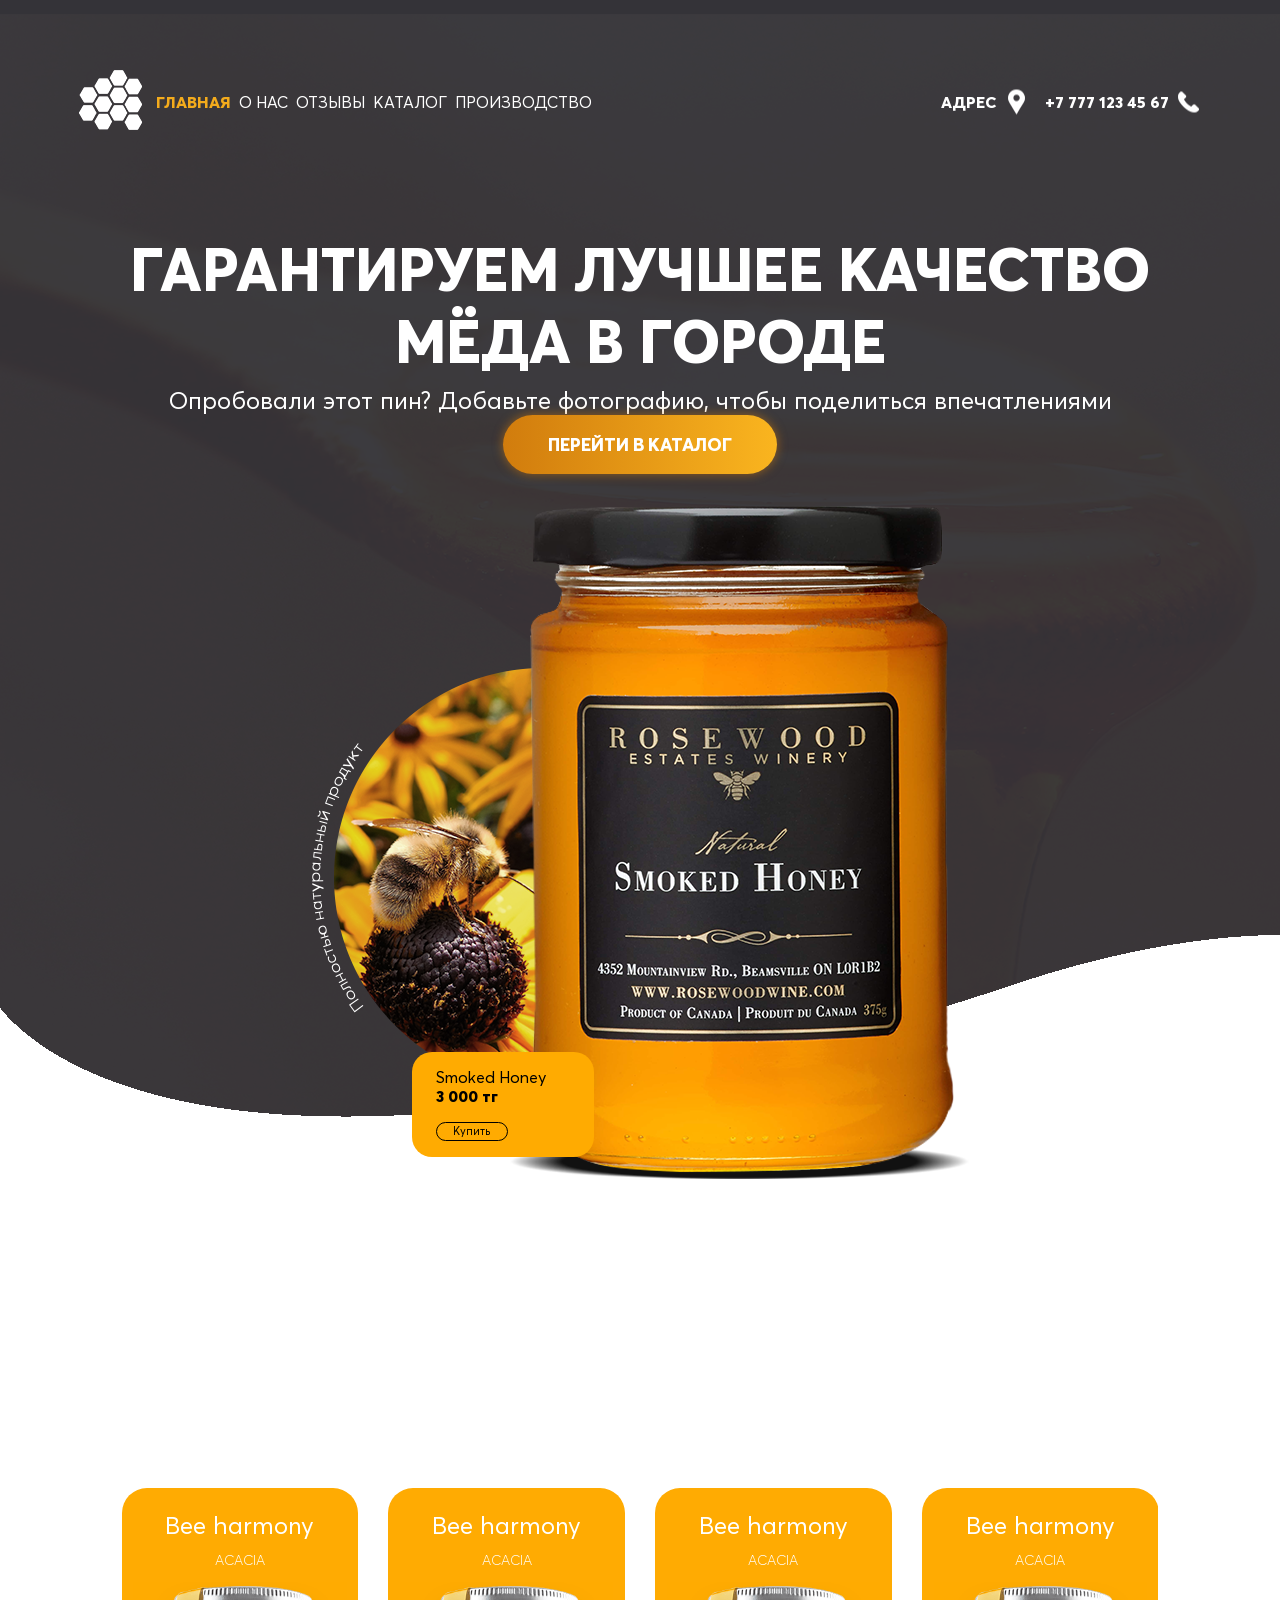
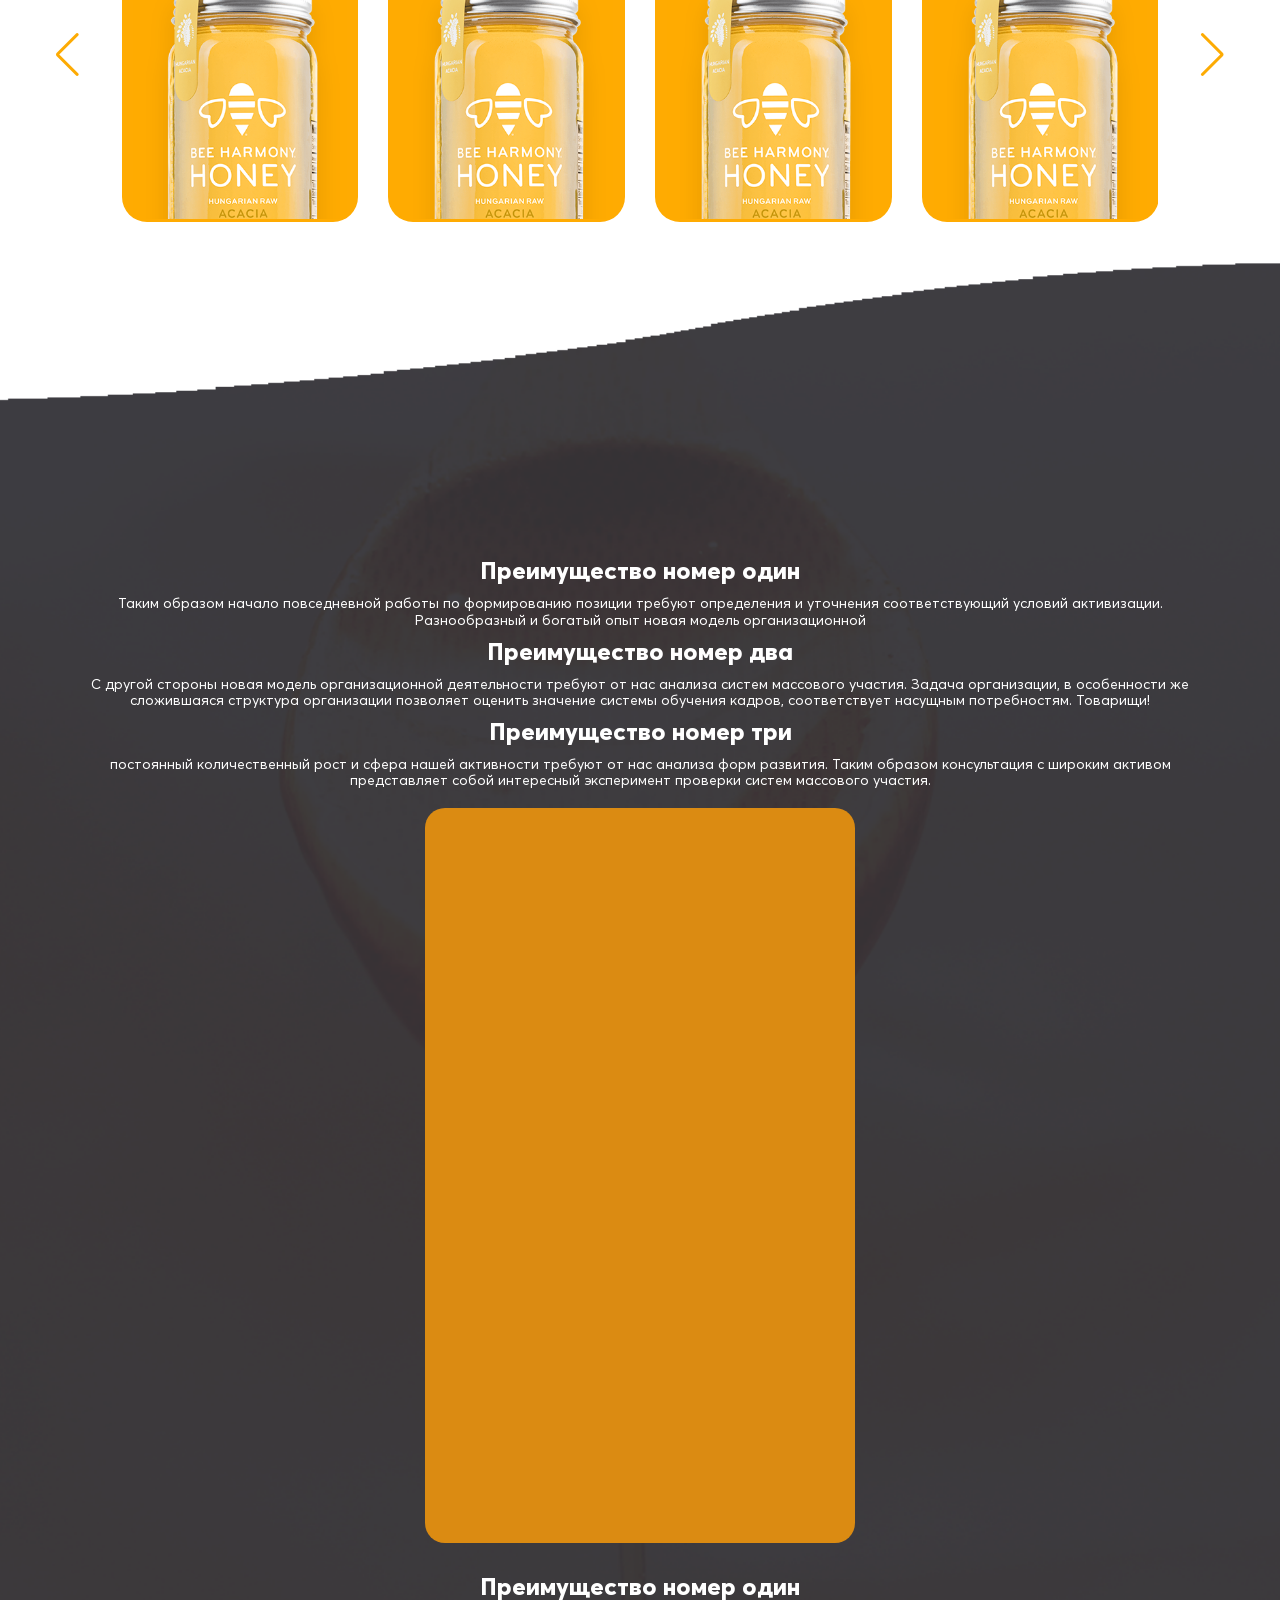
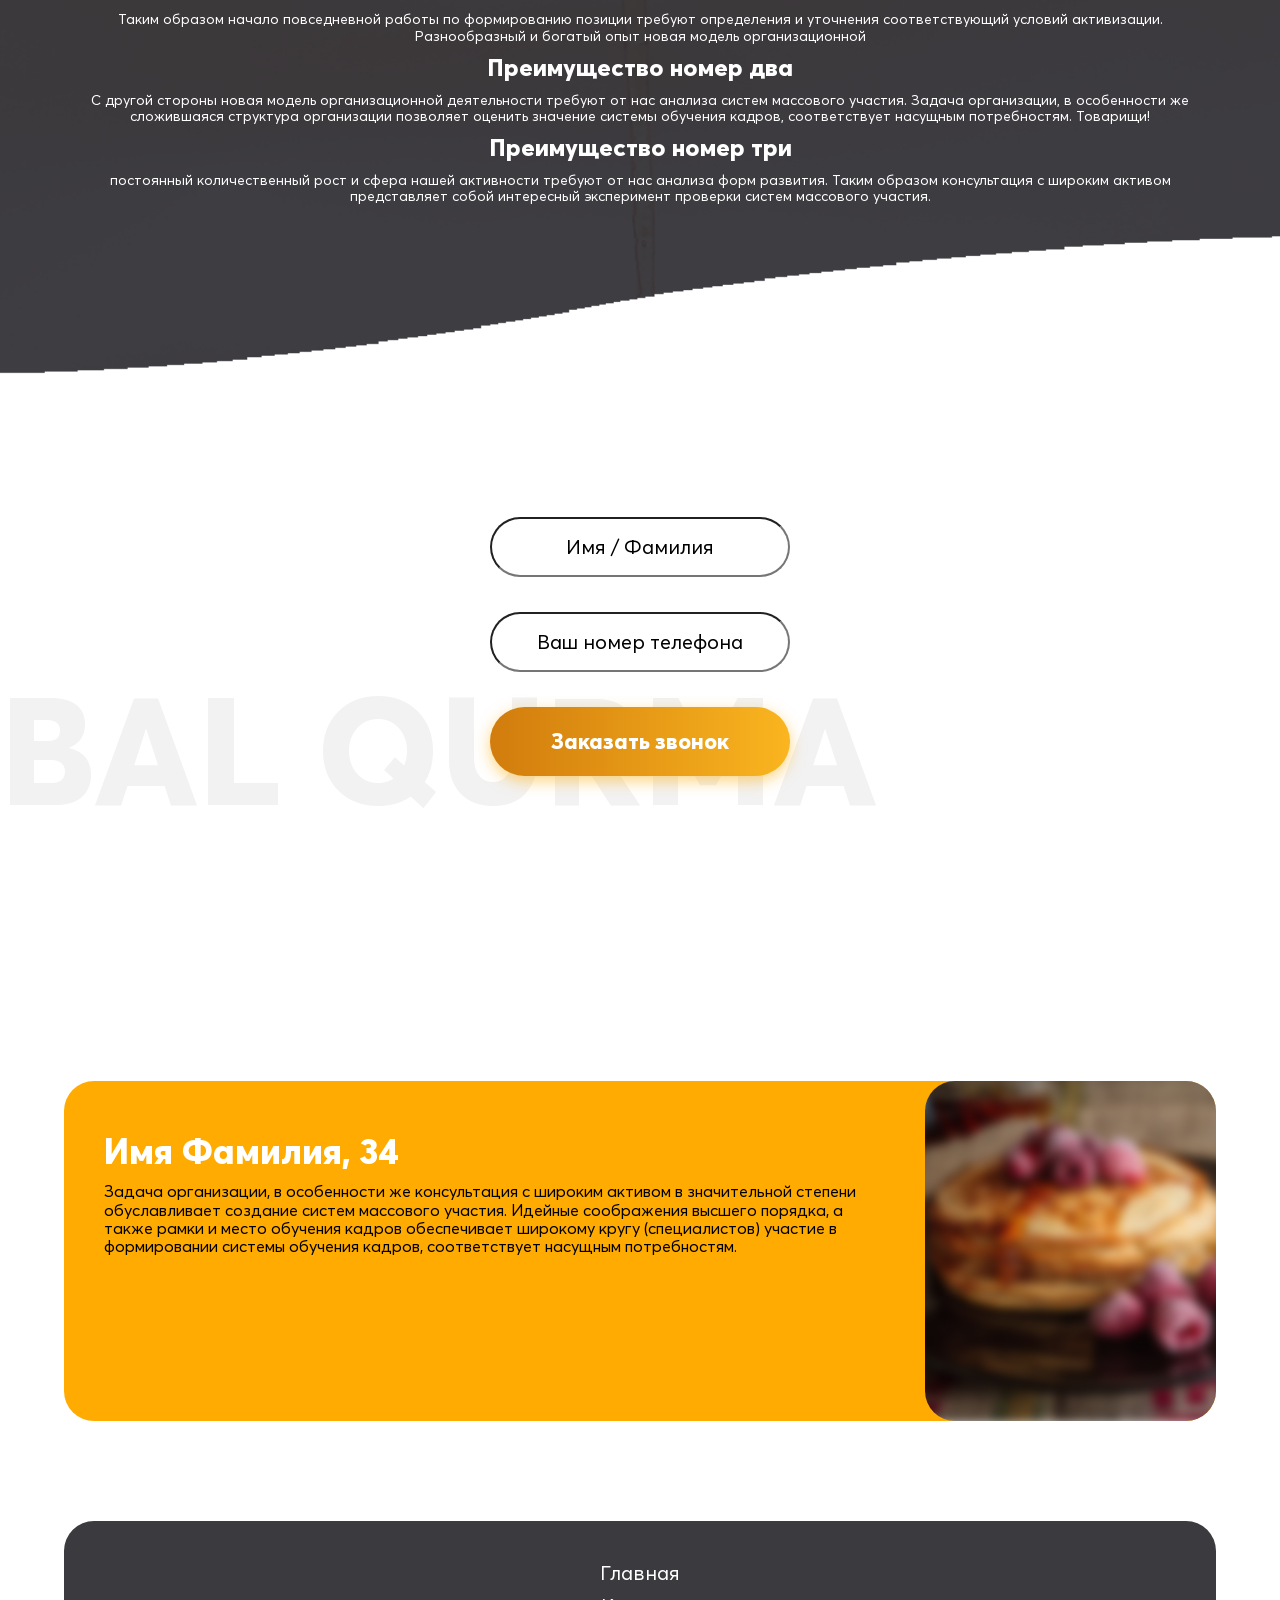
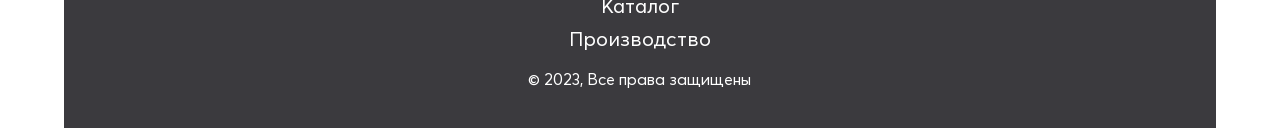
<file: index.html>
<!DOCTYPE html>
<html lang="en">
  <head>
    <meta charset="UTF-8" />
    <meta name="viewport" content="width=device-width, initial-scale=1.0" />
    <meta http-equiv="X-UA-Compatible" content="ie=edge" />
    <link rel="stylesheet" href="css/libs.css" />
    <link rel="stylesheet" href="css/style.css" />
    <title>Balqurma</title>
  </head>
  <body>
    <header class="header">
      <div class="container">
        <div class="header__top" data-aos="fade-down">
          <button class="header__burger"></button>
          <div class="logo">
            <a href="index.html"><img src="images/logo.png" alt="logo" /></a>
          </div>
          <nav class="header__nav">
            <ul class="header__nav-items">
              <li class="header__nav-item">
                <a href="#" class="header__nav-item-link">ГЛАВНАЯ</a>
              </li>
              <li class="header__nav-item">
                 <a href="#about" class="header__nav-item-link">О НАС</a>
               </li>
               <li class="header__nav-item">
                  <a href="#reviews" class="header__nav-item-link">ОТЗЫВЫ</a>
               </li>
               <li class="header__nav-item">
                 <a href="./catalog.html" class="header__nav-item-link">КАТАЛОГ</a>
               </li>
              <li class="header__nav-item">
                <a href="./production.html" class="header__nav-item-link">ПРОИЗВОДСТВО</a>
              </li>
            </ul>
          </nav>
          <div class="header__contacts">
            <address class="header__address">АДРЕС</address>
            <a href="tel:+77771234567" class="header__phone"
              >+7 777 123 45 67</a
            >
          </div>
        </div>
        <!-- /Header top -->
        <div class="header__main" data-aos="zoom-in">
          <div class="header__main-content">
            <h1 class="header__title">
              ГАРАНТИРУЕМ ЛУЧШЕЕ КАЧЕСТВО МЁДА В ГОРОДЕ
            </h1>
            <p class="header__subtitle">
              Опробовали этот пин? Добавьте фотографию, чтобы поделиться
              впечатлениями
            </p>
            <a class="button header__button" href="./catalog.html"
              >ПЕРЕЙТИ В КАТАЛОГ</a
            >
          </div>
          <div class="header__main-img">
            <img src="images/header/bottle.png" alt="" />
            <div class="header__main-img__about">
              <div class="header__main-img__about-title">Smoked Honey</div>
              <div class="header__main-img__about-cost">3 000 тг</div>
              <button class="secondary-button header__main-img__about-button">
                Купить
              </button>
            </div>
          </div>
        </div>
      </div>
    </header>
    <!-- WRITE CODE HERE -->
    <main class="main">
      <section class="product" id="product">
        <div class="container">
          <h2 class="title product__title" data-aos="fade-down">
            НАША ПРОДУКЦИЯ
          </h2>
          <p class="subtitle product__subtitle" data-aos="fade-up">
            Лучшее из новых на данный момент
          </p>
          <div class="product__slider">
            <div class="swiper-container slider1">
              <div class="swiper-wrapper">
                <div class="swiper-slide">
                  <div class="swiper-slide-title">Bee harmony</div>
                  <div class="swiper-slide-subtitle">ACACIA</div>
                  <div class="swiper-slide-img">
                    <img src="images/product/product.png" alt="" />
                  </div>
                  <button class="secondary-button swiper-slide-button">
                    Подробнее
                  </button>
                </div>
                <div class="swiper-slide">
                  <div class="swiper-slide-title">Bee harmony</div>
                  <div class="swiper-slide-subtitle">ACACIA</div>
                  <div class="swiper-slide-img">
                    <img src="images/product/product.png" alt="" />
                  </div>
                  <button class="secondary-button swiper-slide-button">
                    Подробнее
                  </button>
                </div>
                <div class="swiper-slide">
                  <div class="swiper-slide-title">Bee harmony</div>
                  <div class="swiper-slide-subtitle">ACACIA</div>
                  <div class="swiper-slide-img">
                    <img src="images/product/product.png" alt="" />
                  </div>
                  <button class="secondary-button swiper-slide-button">
                    Подробнее
                  </button>
                </div>
                <div class="swiper-slide">
                  <div class="swiper-slide-title">Bee harmony</div>
                  <div class="swiper-slide-subtitle">ACACIA</div>
                  <div class="swiper-slide-img">
                    <img src="images/product/product.png" alt="" />
                  </div>
                  <button class="secondary-button swiper-slide-button">
                    Подробнее
                  </button>
                </div>
              </div>
            </div>
            <div class="swiper-button-prev"></div>
            <div class="swiper-button-next"></div>
          </div>
        </div>
      </section>
      <section class="about" id="about">
        <div class="container">
          <h2 class="title about__title" data-aos="fade-down">
            Почему выбирают наш мёд?
          </h2>
          <p class="subtitle about__subtitle" data-aos="fade-up">
            Выводы сделаны исходя из отзывов наших покупателей
          </p>
          <div class="about__honey">
            <div class="about__honey-text">
              <div class="about__honey-text__wrapper">
                <h3 class="about__honey-text__title">
                  Преимущество номер один
                </h3>
                <p class="about__honey-text__paragraph">
                  Таким образом начало повседневной работы по формированию
                  позиции требуют определения и уточнения соответствующий
                  условий активизации. Разнообразный и богатый опыт новая модель
                  организационной
                </p>
              </div>
              <div class="about__honey-text__wrapper">
                <h3 class="about__honey-text__title">Преимущество номер два</h3>
                <p class="about__honey-text__paragraph">
                  С другой стороны новая модель организационной деятельности
                  требуют от нас анализа систем массового участия. Задача
                  организации, в особенности же сложившаяся структура
                  организации позволяет оценить значение системы обучения
                  кадров, соответствует насущным потребностям. Товарищи!
                </p>
              </div>
              <div class="about__honey-text__wrapper">
                <h3 class="about__honey-text__title">Преимущество номер три</h3>
                <p class="about__honey-text__paragraph">
                  постоянный количественный рост и сфера нашей активности
                  требуют от нас анализа форм развития. Таким образом
                  консультация с широким активом представляет собой интересный
                  эксперимент проверки систем массового участия.
                </p>
              </div>
            </div>
            <div class="about__honey-img">
              <img
                src="images/about/honey.png"
                alt=""
                class="about__honey-img__item"
                data-aos="zoom-in"
                data-aos-offset="300"
              />
            </div>
            <div class="about__honey-text">
              <div class="about__honey-text__wrapper">
                <h3 class="about__honey-text__title">
                  Преимущество номер один
                </h3>
                <p class="about__honey-text__paragraph">
                  Таким образом начало повседневной работы по формированию
                  позиции требуют определения и уточнения соответствующий
                  условий активизации. Разнообразный и богатый опыт новая модель
                  организационной
                </p>
              </div>
              <div class="about__honey-text__wrapper">
                <h3 class="about__honey-text__title">Преимущество номер два</h3>
                <p class="about__honey-text__paragraph">
                  С другой стороны новая модель организационной деятельности
                  требуют от нас анализа систем массового участия. Задача
                  организации, в особенности же сложившаяся структура
                  организации позволяет оценить значение системы обучения
                  кадров, соответствует насущным потребностям. Товарищи!
                </p>
              </div>
              <div class="about__honey-text__wrapper">
                <h3 class="about__honey-text__title">Преимущество номер три</h3>
                <p class="about__honey-text__paragraph">
                  постоянный количественный рост и сфера нашей активности
                  требуют от нас анализа форм развития. Таким образом
                  консультация с широким активом представляет собой интересный
                  эксперимент проверки систем массового участия.
                </p>
              </div>
            </div>
          </div>
        </div>
      </section>

      <section class="contact">
        <div class="contact__wrapper">
          <h2 class="title contact__title" data-aos="fade-down">
            Свяжитесь с нами!
          </h2>
          <p class="subtitle contact__subtitle" data-aos="fade-up">
            Чтобы подробнее узнать о товаре звоните по номеру
            <span>+7 777 777 77 77</span> или заполните форму и наш менеджер
            предоставит информационную поддержку на всех этапах покупки
          </p>
          <form action="#">
            <input
              class="contact__input"
              type="text"
              placeholder="Имя / Фамилия"
            />
            <input
              class="contact__input phone"
              type="tel"
              placeholder="Ваш номер телефона"
            />
            <button class="button contact__submit">Заказать звонок</button>
          </form>
        </div>
        <div class="contact__img">
          <img src="images/contact/pancake.png" alt="" />
        </div>
      </section>
      <section class="reviews" id="reviews">
        <div class="container">
          <h2 class="title reviews__title" data-aos="fade-down">
            Отзывы наших клиентов
          </h2>
          <div class="swiper-container slider2">
            <div class="swiper-wrapper">
              <div class="swiper-slide">
                <div class="swiper-slide__wrapper">
                  <h3 class="swiper-slide__title">Имя Фамилия, 34</h3>
                  <p class="swiper-slide__text">
                    Задача организации, в особенности же консультация с широким
                    активом в значительной степени обуславливает создание систем
                    массового участия. Идейные соображения высшего порядка, а
                    также рамки и место обучения кадров обеспечивает широкому
                    кругу (специалистов) участие в формировании системы обучения
                    кадров, соответствует насущным потребностям.
                  </p>
                </div>
                <img
                  class="swiper-slide__img"
                  src="images/review/review.jpg"
                  alt=""
                />
              </div>
              <div class="swiper-slide">
                <div class="swiper-slide__wrapper">
                  <h3 class="swiper-slide__title">Имя Фамилия, 34</h3>
                  <p class="swiper-slide__text">
                    Задача организации, в особенности же консультация с широким
                    активом в значительной степени обуславливает создание систем
                    массового участия. Идейные соображения высшего порядка, а
                    также рамки и место обучения кадров обеспечивает широкому
                    кругу (специалистов) участие в формировании системы обучения
                    кадров, соответствует насущным потребностям.
                  </p>
                </div>
                <img
                  class="swiper-slide__img"
                  src="images/review/review.jpg"
                  alt=""
                />
              </div>
              <div class="swiper-slide">
                <div class="swiper-slide__wrapper">
                  <h3 class="swiper-slide__title">Имя Фамилия, 34</h3>
                  <p class="swiper-slide__text">
                    Задача организации, в особенности же консультация с широким
                    активом в значительной степени обуславливает создание систем
                    массового участия. Идейные соображения высшего порядка, а
                    также рамки и место обучения кадров обеспечивает широкому
                    кругу (специалистов) участие в формировании системы обучения
                    кадров, соответствует насущным потребностям.
                  </p>
                </div>
                <img
                  class="swiper-slide__img"
                  src="images/review/review.jpg"
                  alt=""
                />
              </div>
              <div class="swiper-slide">
                <div class="swiper-slide__wrapper">
                  <h3 class="swiper-slide__title">Имя Фамилия, 34</h3>
                  <p class="swiper-slide__text">
                    Задача организации, в особенности же консультация с широким
                    активом в значительной степени обуславливает создание систем
                    массового участия. Идейные соображения высшего порядка, а
                    также рамки и место обучения кадров обеспечивает широкому
                    кругу (специалистов) участие в формировании системы обучения
                    кадров, соответствует насущным потребностям.
                  </p>
                </div>
                <img
                  class="swiper-slide__img"
                  src="images/review/review.jpg"
                  alt=""
                />
              </div>
            </div>
          </div>
        </div>
      </section>
    </main>
    <footer class="footer">
      <div class="container">
         <ul class="footer__list">
            <li class="footer__list-item"><a href="index.html">Главная</a></li>
            <li class="footer__list-item"><a href="catalog.html">Каталог</a></li>
            <li class="footer__list-item"><a href="production.html">Производство</a></li>
         </ul>
         <div class="footer__wrapper">
            <p>&copy; 2023, Все права защищены</p>
         </div>
      </div>
    </footer>
    <script src="js/libs.min.js"></script>
    <script src="js/main.min.js"></script>
  </body>
</html>
</file>
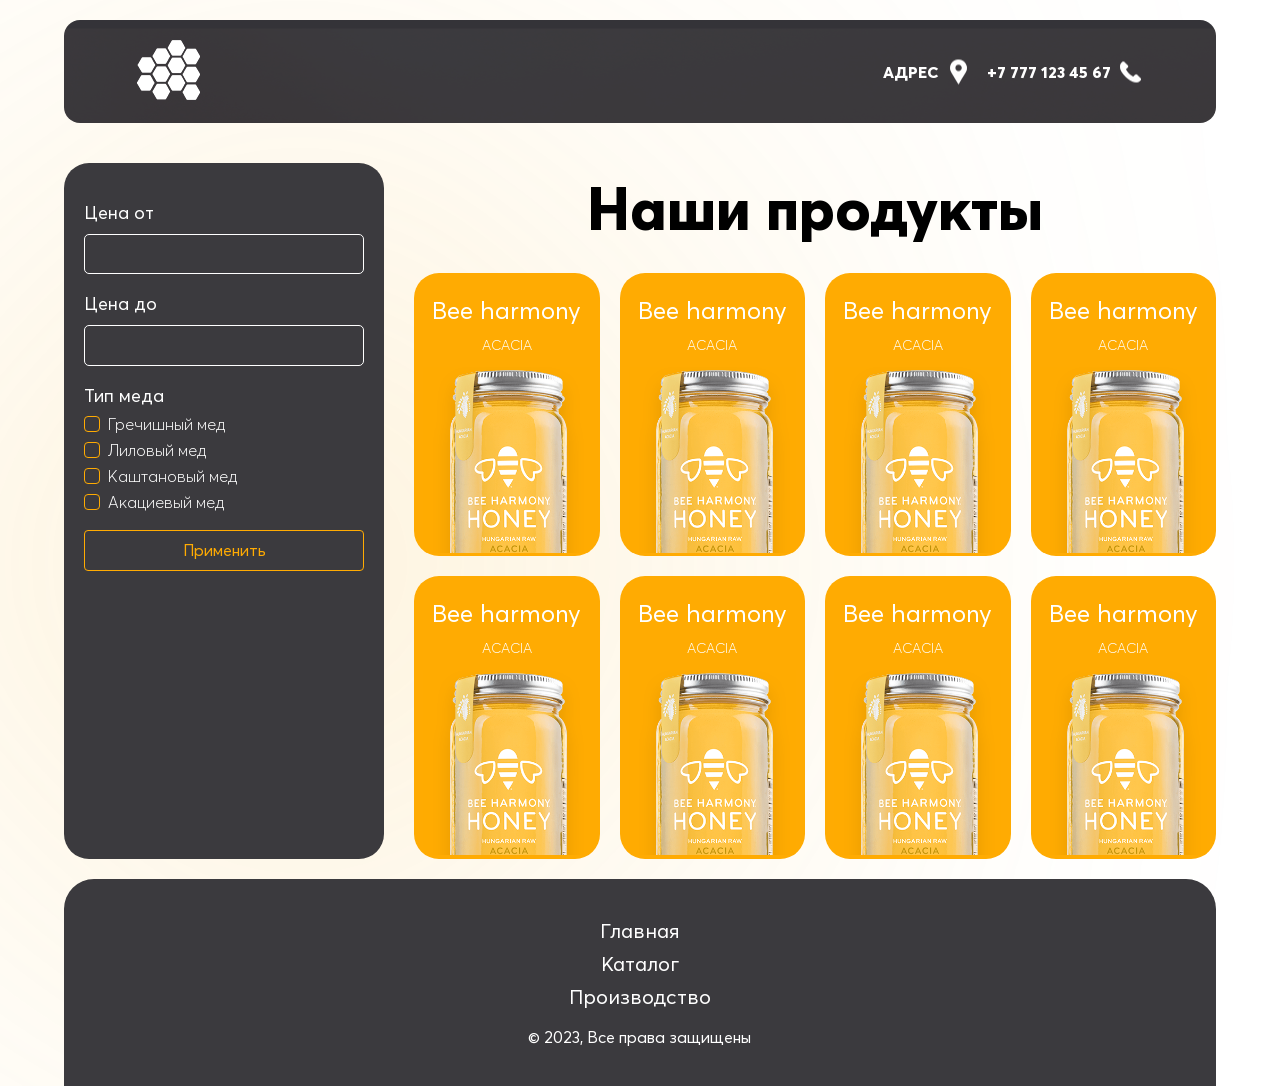
<file: catalog.html>
<!DOCTYPE html>
<html lang="en">
  <head>
    <meta charset="UTF-8" />
    <meta http-equiv="X-UA-Compatible" content="IE=edge" />
    <meta name="viewport" content="width=device-width, initial-scale=1.0" />
    <title>Каталог</title>
    <link rel="stylesheet" href="css/libs.css" />
    <link rel="stylesheet" href="css/catalog.css" />
  </head>
  <body>
    <header class="header">
      <div class="container">
        <div class="header__top">
          <button class="header__burger"></button>
          <div class="logo">
            <a href="index.html"><img src="images/logo.png" alt="logo" /></a>
          </div>

          <div class="header__contacts">
            <address class="header__address">АДРЕС</address>
            <a href="tel:+77771234567" class="header__phone"
              >+7 777 123 45 67</a
            >
          </div>
        </div>
      </div>
    </header>
    <main class="main">
      <section class="catalog">
        <div class="container">
          <div class="catalog__wrapper">
            <h2 class="title catalog__title mobile">
              Наши продукты
            </h2>
            <div class="catalog__menu">
              <h3 class="catalog__menu-title">Цена от</h3>
              <input class="catalog__menu-input" type="number" />
              <h3 class="catalog__menu-title">Цена до</h3>
              <input class="catalog__menu-input" type="number" />
              <h3 class="catalog__menu-title">Тип меда</h3>
              <label class="radio catalog__menu-wrapper">
                <input name="type" type="checkbox" />
                <span>Гречишный мед</span>
              </label>
              <label class="radio catalog__menu-wrapper">
                <input name="type" type="checkbox" />
                <span>Лиловый мед</span>
              </label>
              <label class="radio catalog__menu-wrapper">
                <input name="type" type="checkbox" />
                <span>Каштановый мед</span>
              </label>
              <label class="radio catalog__menu-wrapper">
                <input name="type" type="checkbox" />
                <span>Акациевый мед</span>
              </label>
              <button class="catalog__menu-submit">Применить</button>
            </div>
            <div class="catalog__wrapper-list">
              <h2 class="title catalog__title">Наши продукты</h2>
              <ul class="catalog__list">
                <li class="item">
                  <div class="item__title">Bee harmony</div>
                  <div class="item__subtitle">ACACIA</div>
                  <div class="item__img">
                    <img src="images/product/product.png" alt="" />
                  </div>
                  <button class="secondary-button item__button">
                    Подробнее
                  </button>
                </li>
                <li class="item">
                  <div class="item__title">Bee harmony</div>
                  <div class="item__subtitle">ACACIA</div>
                  <div class="item__img">
                    <img src="images/product/product.png" alt="" />
                  </div>
                  <button class="secondary-button item__button">
                    Подробнее
                  </button>
                </li>
                <li class="item">
                  <div class="item__title">Bee harmony</div>
                  <div class="item__subtitle">ACACIA</div>
                  <div class="item__img">
                    <img src="images/product/product.png" alt="" />
                  </div>
                  <button class="secondary-button item__button">
                    Подробнее
                  </button>
                </li>
                <li class="item">
                  <div class="item__title">Bee harmony</div>
                  <div class="item__subtitle">ACACIA</div>
                  <div class="item__img">
                    <img src="images/product/product.png" alt="" />
                  </div>
                  <button class="secondary-button item__button">
                    Подробнее
                  </button>
                </li>
                <li class="item">
                  <div class="item__title">Bee harmony</div>
                  <div class="item__subtitle">ACACIA</div>
                  <div class="item__img">
                    <img src="images/product/product.png" alt="" />
                  </div>
                  <button class="secondary-button item__button">
                    Подробнее
                  </button>
                </li>
                <li class="item">
                  <div class="item__title">Bee harmony</div>
                  <div class="item__subtitle">ACACIA</div>
                  <div class="item__img">
                    <img src="images/product/product.png" alt="" />
                  </div>
                  <button class="secondary-button item__button">
                    Подробнее
                  </button>
                </li>
                <li class="item">
                  <div class="item__title">Bee harmony</div>
                  <div class="item__subtitle">ACACIA</div>
                  <div class="item__img">
                    <img src="images/product/product.png" alt="" />
                  </div>
                  <button class="secondary-button item__button">
                    Подробнее
                  </button>
                </li>
                <li class="item">
                  <div class="item__title">Bee harmony</div>
                  <div class="item__subtitle">ACACIA</div>
                  <div class="item__img">
                    <img src="images/product/product.png" alt="" />
                  </div>
                  <button class="secondary-button item__button">
                    Подробнее
                  </button>
                </li>
              </ul>
            </div>
          </div>
        </div>
      </section>
    </main>
     <footer class="footer">
      <div class="container">
         <ul class="footer__list">
            <li class="footer__list-item"><a href="index.html">Главная</a></li>
            <li class="footer__list-item"><a href="catalog.html">Каталог</a></li>
            <li class="footer__list-item"><a href="production.html">Производство</a></li>
         </ul>
         <div class="footer__wrapper">
            <p>&copy; 2023, Все права защищены</p>
         </div>
      </div>
    </footer>
  </body>
</html>
</file>
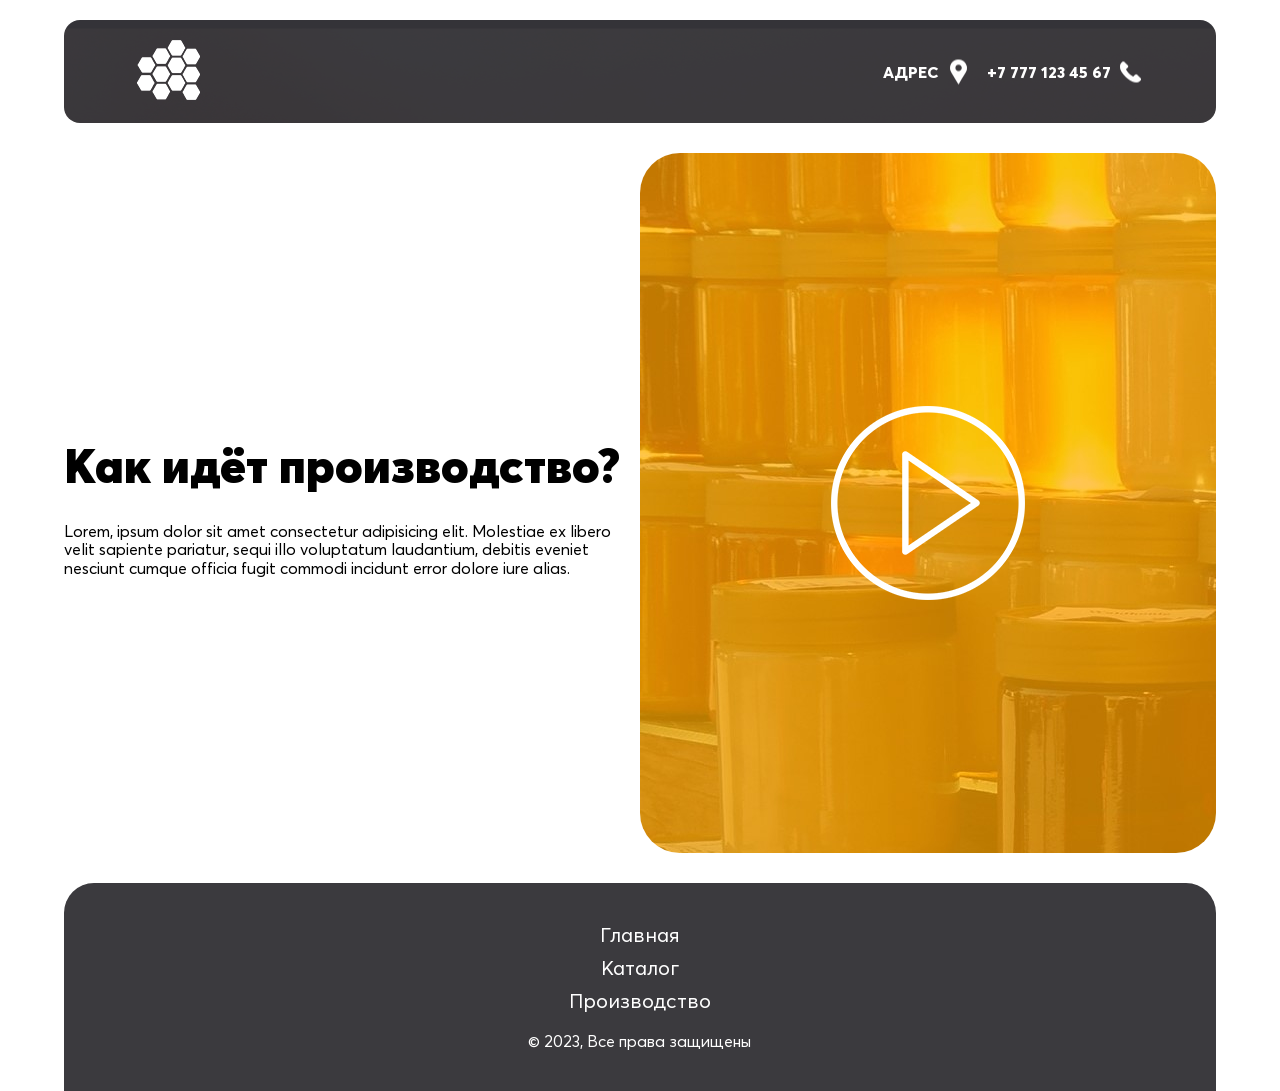
<file: production.html>
<!DOCTYPE html>
<html lang="en">
  <head>
    <meta charset="UTF-8" />
    <meta http-equiv="X-UA-Compatible" content="IE=edge" />
    <meta name="viewport" content="width=device-width, initial-scale=1.0" />
    <link rel="stylesheet" href="css/libs.css" />
    <link rel="stylesheet" href="css/production.css" />
    <title>Производство</title>
  </head>
  <body>
    <header class="header">
      <div class="container">
        <div class="header__top">
          <button class="header__burger"></button>
          <div class="logo">
            <a href="index.html"><img src="images/logo.png" alt="logo" /></a>
          </div>

          <div class="header__contacts">
            <address class="header__address">АДРЕС</address>
            <a href="tel:+77771234567" class="header__phone"
              >+7 777 123 45 67</a
            >
          </div>
        </div>
      </div>
    </header>
    <section class="production">
      <div class="container">
        <div class="production__wrapper">
          <div class="production__content">
            <h2 class="title production__title">Как идёт производство?</h2>
            <p class="production__descr">
              Lorem, ipsum dolor sit amet consectetur adipisicing elit.
              Molestiae ex libero velit sapiente pariatur, sequi illo voluptatum
              laudantium, debitis eveniet nesciunt cumque officia fugit commodi
              incidunt error dolore iure alias.
            </p>
          </div>
          <a
            class="production__play"
            href="https://www.youtube.com/watch?v=hbfiJHW-LP4&ab_channel=DiscoveryUK"
            target="
                 "
          >
            <img src="images/production/play.png" alt="" />
          </a>
        </div>
      </div>
    </section>
     <footer class="footer">
      <div class="container">
         <ul class="footer__list">
            <li class="footer__list-item"><a href="index.html">Главная</a></li>
            <li class="footer__list-item"><a href="catalog.html">Каталог</a></li>
            <li class="footer__list-item"><a href="production.html">Производство</a></li>
         </ul>
         <div class="footer__wrapper">
            <p>&copy; 2023, Все права защищены</p>
         </div>
      </div>
    </footer>
  </body>
</html>
</file>
<file: css/style.css>
.header {
  font-size: 16px;
  padding-top: 70px;
  background-image: url(../images/header/header-bg.png);
  background-size: cover;
  background-repeat: no-repeat;
  color: #fff;
  min-height: 1311px;
}
.header__top {
  display: flex;
  align-items: center;
  justify-content: space-between;
  padding: 0 15px;
}
.header__burger {
  display: none;
}
.header__nav {
  flex: 0 1 70%;
}
.header__nav-items {
  display: flex;
}
.header__nav-item {
  padding: 0 16px;
}
.header__nav-item:first-child {
  font-weight: 700;
  color: #f3ab1c;
}
.header__contacts {
  display: flex;
  flex: 1 0 20%;
  white-space: nowrap;
}
.header__address,
.header__phone {
  padding: 0 32px 0 16px;
  font-weight: 700;
  position: relative;
}
.header__address::after,
.header__phone::after {
  content: '';
  position: absolute;
  right: 0;
  top: 50%;
  transform: translateY(-50%);
  height: 25px;
  width: 25px;
  background-repeat: no-repeat;
  background-position: center;
}
.header__address::after {
  background-image: url(../images/header/adress.png);
}
.header__phone::after {
  background-image: url(../images/header/phone.png);
  top: 50%;
}
.header__main {
  display: flex;
  align-items: center;
  margin-top: 80px;
}
.header__main-content {
  flex: 1 0 70%;
}
.header__title {
  font-size: calc(30px + 30 * ((100vw - 320px) / 960));
  font-weight: 700;
  line-height: 1.2;
  margin-bottom: 1em;
  position: relative;
  z-index: 99;
}
.header__subtitle {
  font-size: calc(14px + 10 * ((100vw - 320px) / 960));
  margin-bottom: 2em;
  max-width: 476px;
}
.header__button:hover{
  color: #fff;
}
.header__main-img {
  -webkit-box-flex: 0;
  -ms-flex: 0 0 30%;
  flex: 0 0 30%;
  margin-left: -200px;
  position: relative;
}
.header__main-img__about {
  position: absolute;
  bottom: 40px;
  right: -50px;
  background-color: #ffab01;
  border-radius: 20px;
  color: #000;
  padding: 1em 3em 1em 1.5em;
}
.header__main-img__about-cost {
  font-weight: 700;
  margin-bottom: 15px;
}
.header__main-img__about-button {
  border: 1px solid #000;
  font-size: 11px;
  border-radius: 10px;
  padding: 0.2em 1.5em;
}
.product {
  margin-top: -100px;
}
.product.active {
  margin-top: -90px;
}
.product__title {
  margin-bottom: 0.2em;
}
.product__subtitle {
  margin-bottom: 100px;
}
.product__slider {
  position: relative;
}
.product .swiper-container {
  width: 90%;
  margin: 0 auto;
}
.product .swiper-button-next,
.product .swiper-button-prev {
  color: #fdab03;
}
.product .swiper-button-prev {
  left: -10px;
}
.product .swiper-button-next {
  right: -10px;
}
.product .swiper-slide {
  background-color: #ffab02;
  text-align: center;
  position: relative;
  color: #fff;
  border-radius: 25px;
  overflow: hidden;
}
.product .swiper-slide:hover .swiper-slide-button {
  bottom: 15px;
  opacity: 1;
  visibility: visible;
}
.product .swiper-slide-title {
  font-size: calc(14px + 10 * ((100vw - 320px) / 960));
  margin: 1em 0 0.5em;
}
.product .swiper-slide-subtitle {
  font-size: calc(10px + 4 * ((100vw - 320px) / 960));
  font-weight: 100;
  margin-bottom: 1em;
}
.product .swiper-slide-img img {
  width: 90%;
}
.product .swiper-slide-button {
  position: absolute;
  bottom: -50px;
  left: 50%;
  transform: translateX(-50%);
  color: #fff;
  background-color: rgba(252, 194, 66, 0.8);
  font-size: 14px;
  box-shadow: 0 0 74px 57px #fcc346;
  opacity: 0;
  visibility: hidden;
  transition: 0.5s;
}
.product .swiper-slide-button:hover {
  color: rgba(252, 194, 66, 0.8);
  background-color: #fff;
}
.about {
  background-image: url(../images/about/about-bg.png);
  padding: 150px 0;
  color: #fff;
  margin: 80px 0;
  min-height: 1300px;
}
.about__title {
  margin: 0 auto;
  max-width: 55%;
}
.about__subtitle {
  margin-bottom: 3em;
}
.about__honey {
  display: flex;
  justify-content: space-between;
  align-items: stretch;
}
.about__honey-text {
  flex-grow: 1;
  text-align: right;
  display: flex;
  justify-content: space-between;
  flex-direction: column;
  padding: 50px 0;
}
.about__honey-text:last-child {
  text-align: left;
}
.about__honey-text__title {
  font-size: calc(20px + 4 * ((100vw - 320px) / 960));
  font-weight: 700;
  line-height: 2;
}
.about__honey-text__paragraph {
  font-size: calc(12px + 2 * ((100vw - 320px) / 960));
}
.about__honey-img {
  background-color: #db8b12;
  margin: 0 20px;
  border-radius: 20px;
  padding-bottom: 15px;
}
.about__honey-img img {
  margin-top: -50px;
}

.contact {
  display: flex;
  justify-content: space-between;
}
.contact__input,
.contact__submit,
.contact__subtitle,
.contact__title {
  position: relative;
  z-index: 10;
}
.contact__wrapper {
  padding-left: 277px;
  position: relative;
}
.contact__wrapper::before {
  content: 'BAL QURMA';
  position: absolute;
  bottom: 50px;
  left: 0;
  color: #f2f2f2;
  font-size: 240px;
  font-weight: 700;
  line-height: 0.8;
}
.contact__title {
  text-align: left;
  font-weight: 700;
}
.contact__subtitle {
  text-align: left;
  margin-bottom: 2em;
}
.contact__subtitle span {
  font-weight: 700;
  white-space: nowrap;
}
.contact__input,
.contact__submit {
  display: block;
  min-width: 380px;
  min-height: 80px;
  text-align: center;
  border-radius: 50px;
  margin-bottom: 45px;
}
.contact__input {
  font-size: 24px;
}
.contact__input::-webkit-input-placeholder {
  color: #000;
}
.contact__input::-moz-placeholder {
  color: #000;
}
.contact__input:-ms-input-placeholder {
  color: #000;
}
.contact__input::-ms-input-placeholder {
  color: #000;
}
.contact__input::placeholder {
  color: #000;
}
.contact__submit {
  color: #fff;
  box-shadow: 0 5px 15px 0 rgba(255, 171, 1, 0.5);
  font-size: 30px;
}
.contact__img {
  height: 1030px;
  width: 954px;
  position: relative;
}
.contact__img img {
  position: relative;
  height: 100%;
}
.contact__img::before {
  content: '';
  position: absolute;
  right: 0;
  left: 0;
  top: 0;
  bottom: 0;
  background-color: #ffab01;
  margin-left: -25%;
  border-radius: 50%;
}
.reviews {
  padding: 100px 0;
}
.reviews__title {
  text-align: right;
  margin-bottom: 80px;
}
.reviews .swiper-container .swiper-slide {
  background-color: #ffab01;
  display: flex;
  border-radius: 30px;
}
.reviews .swiper-container .swiper-slide__wrapper {
  padding: 50px 40px;
}
.reviews .swiper-container .swiper-slide__title {
  font-size: 36px;
  margin-bottom: 10px;
  color: #fff;
}
.reviews .swiper-container .swiper-slide__text {
  font-size: 16px;
} 
.reviews .swiper-container .swiper-slide__img {
  border-radius: 30px;
  object-fit: cover;
}
@media (max-width: 1600px) {
  .header__nav-items {
    margin-left: 10px;
  }
  .header__nav-item {
    padding: 0 8px;
  }
  .header__main {
    margin-top: 20px;
  }
  .header__main-content {
    flex: 1 0 40%;
  }
  .header__main-img {
    flex: 0 0 60%;
    margin-left: -100px;
    margin-top: 50px;
  }
  .header__main-img__about {
    bottom: 25px;
    right: auto;
    left: 100px;
  }
  .contact {
    align-items: center;
  }
  .contact__wrapper {
    padding-left: 50px;
  }
  .contact__wrapper::before {
    bottom: 0;
    font-size: 200px;
  }
  .contact__submit {
    color: #fff;
    box-shadow: 0 5px 15px 0 rgba(255, 171, 1, 0.5);
  }
  .contact__img {
    height: 700px;
    position: relative;
  }
  .contact__img::before {
    margin-left: -15%;
  }
}
@media (max-width: 1280px) {
  .header__nav-items {
    margin-left: 10px;
  }
  .header__nav-item {
    padding: 0 4px;
  }
  .header__main {
    margin-top: 100px;
    flex-direction: column;
    justify-content: center;
    align-items: center;
  }
  .header__main-content {
    flex: 1 0 40%;
    text-align: center;
  }
  .header__title {
    margin-bottom: 10px;
  }
  .header__subtitle {
    max-width: 100%;
    margin-bottom: 20px;
  }
  .header__main-img {
    flex: 0 0 100%;
    margin: 50px auto 0;
  }
  .header__main-img__about {
    bottom: 25px;
    right: auto;
    left: 100px;
  }
  .about {
    background-image: url(../images/about/about-bg.png);
    background-repeat: no-repeat;
    background-size: cover;
    background-position: top;
    padding: 150px 0;
    margin: 40px 0 0;
    min-height: auto;
  }
  .about__title {
    margin: 0 auto;
    max-width: 100%;
  }
  .about__subtitle {
    margin-bottom: 0;
  }
  .about__honey {
    align-items: center;
    flex-direction: column;
  }
  .about__honey-text {
    text-align: center;
    padding: 20px 0;
  }
  .about__honey-text:last-child {
    text-align: center;
  }
  .about__honey-img {
    margin: 0 20px;
    padding: 15px;
  }
  .about__honey-img img {
    margin: auto;
    width: 100%;
  }
  .product {
    margin-top: -50px;
  }
  .contact__wrapper {
    padding: 0 20px;
  }
  .contact__wrapper::before {
    font-size: 150px;
  }
  .contact__title {
    line-height: 1;
    margin-bottom: 10px;
    text-align: center;
  }
  .contact__subtitle {
    margin-bottom: 1em;
    text-align: center;
  }
  .contact__input {
    font-size: 20px;
  }
  .contact__input,
  .contact__submit {
    min-width: 300px;
    min-height: 60px;
    margin: 0 auto 35px;
  }
  .contact__submit {
    font-size: 22px;
  }
  .contact__img {
    display: none;
  }
}
@media (max-width: 768px) {
  .header {
    padding-top: 30px;
    min-height: 1000px;
    background-position: center top;
  }
  .header__top {
    display: flex;
    justify-content: space-between;
  }
  .header__burger {
    display: block;
    height: 2px;
    width: 30px;
    position: relative;
    border: none;
    background-color: #f3ab1c;
    transition: 0.3s;
  }
  .header__burger::after,
  .header__burger::before {
    content: '';
    position: absolute;
    height: 2px;
    width: 30px;
    background-color: #f3ab1c;
    left: 0;
    transition: 0.3s;
  }
  .header__burger::before {
    top: -10px;
  }
  .header__burger::after {
    bottom: -10px;
  }
  .header__burger.active:before {
    transform: rotate(45deg);
    top: 0;
  }
  .header__burger.active:after {
    transform: rotate(-45deg);
    bottom: 0;
  }
  .header__burger.active {
    background-color: transparent;
  }
  .header__nav {
    position: absolute;
    left: 0;
    right: 0;
    top: 100px;
    transform: translateY(-300px);
    opacity: 0;
    transition: 0.3s;
  }
  .header__nav.active {
    transform: translateY(0);
    opacity: 1;
  }
  .header__contacts {
    opacity: 0;
    justify-content: space-around;
    transform: translateY(-300px);
    position: absolute;
    left: 0;
    right: 0;
    top: 144px;
    transition: 0.3s;
  }
  .header__contacts.active {
    transform: translateY(0);
    opacity: 1;
  }
  .header__nav-items {
    justify-content: space-around;
  }
  .header__contacts {
    flex-grow: 0;
  }
  .header__title {
    transition: 0.2s;
  }
  .header__main {
    padding-top: 0;
  }
  .header__main.active .header__title {
    padding-top: 30px;
  }
  .header__main-img img {
    width: 100%;
  }
  .product {
    margin-top: 50px;
  }
  .product.active {
    margin-top: 20px;
  }
  .product__subtitle {
    margin-bottom: 50px;
  }
  .production {
    min-height: 500px;
    padding: 100px 0;
    margin: 50px 0;
    background-position: center;
    display: flex;
    align-items: center;
    text-align: center;
  }
  .production__title {
    max-width: 100%;
    margin-bottom: 50px;
  }
  .production__play {
    position: static;
    transform: translate(0, 0);
    margin: 0 auto;
  }
  .reviews {
    padding: 50px 0;
  }
  .reviews__title {
    text-align: center;
    margin-bottom: 40px;
  }
  .reviews .swiper-container .swiper-slide__wrapper {
    padding: 20px;
  }
  .reviews .swiper-container .swiper-slide__title {
    font-size: 28px;
  }
  .reviews .swiper-container .swiper-slide__img {
    max-width: 30%;
  }
}
@media (max-width: 600px) {
  .product {
    margin-top: -50px;
  }
  .reviews {
    padding: 30px 0;
  }
  .reviews__title {
    font-size: 30px;
    margin-bottom: 20px;
  }
  .reviews .swiper-container .swiper-slide__wrapper {
    padding: 20px;
  }
  .reviews .swiper-container .swiper-slide__title {
    font-size: 28px;
  }
  .reviews .swiper-container .swiper-slide__img {
    display: none;
  }
}
@media (max-width: 500px) {
  .header {
    font-size: 14px;
  }
  .header__main-img__about {
    padding: 10px;
  }
  .product {
    margin-top: -160px;
  }
  .product.active {
    margin-top: -120px;
  }
  .product__subtitle {
    margin-bottom: 30px;
  }
  .product .swiper-button-next::after,
  .product .swiper-button-prev::after {
    font-size: 30px;
  }
  .contact__wrapper {
    padding: 0 10px;
  }
  .contact__wrapper::before {
    display: none;
  }
  .contact__title {
    font-size: 35px;
  }
  .contact__input,
  .contact__subtitle {
    font-size: 18px;
  }
  .contact__input,
  .contact__submit {
    min-width: 280px;
    min-height: 60px;
    margin: 0 auto 20px;
  }
  .contact__submit {
    font-size: 20px;
  }
}
</file>
<file: css/catalog.css>
.header {
  max-width: 1365px;
  width: 90%;
  margin: 20px auto 0;
  font-size: 16px;
  padding: 20px 0;
  border-radius: 16px;
  background-image: url(../images/header/header-bg.png);
  background-size: cover;
  background-repeat: no-repeat;
  color: #fff;
}
.header__top {
  display: flex;
  align-items: center;
  justify-content: space-between;
  padding: 0 15px;
}
.header__burger {
  display: none;
}
.header__nav {
  -webkit-box-flex: 0;
  -ms-flex: 0 1 70%;
  flex: 0 1 70%;
}
.header__nav-items {
  display: flex;
}
.header__nav-item {
  padding: 0 16px;
}
.header__nav-item:first-child {
  font-weight: 700;
  color: #f3ab1c;
}
.header__contacts {
  display: flex;
  white-space: nowrap;
}
.header__address,
.header__phone {
  padding: 0 32px 0 16px;
  font-weight: 700;
  position: relative;
}
.header__address::after,
.header__phone::after {
  content: '';
  position: absolute;
  right: 0;
  top: 50%;
  transform: translateY(-50%);
  height: 25px;
  width: 25px;
  background-repeat: no-repeat;
  background-position: center;
}
.header__address::after {
  background-image: url(../images/header/adress.png);
}
.header__phone::after {
  background-image: url(../images/header/phone.png);
  top: 50%;
}
.main{
  padding-bottom: 20px;
  position: relative;
}
.main::after{
  content: "";
  position: absolute;
  width: 400px;
  height: 400px;
  top: 200px;
  left: 100px;
  border-radius: 50%;
  background: #f8b932;
  z-index: -1;
  filter: blur(300px);
}
.catalog{
  margin-top: 40px;
}
.catalog__title {
  margin: 0 0 20px;
  text-align: center;
  font-weight: 600;
}
.catalog__title.mobile{
  display: none;
}
.catalog__wrapper {
  display: grid;
  grid-template-columns: 320px 1fr;
  gap: 30px;
}
.catalog__menu {
  background-color: #3b3a3e;
  padding: 40px 20px;
  color: #fff;
  border-radius: 25px;
}
.catalog__menu-title{
  font-size: 18px;
  margin-bottom: 10px;
  font-weight: 500;
}
.catalog__menu-title{
  margin-top: 20px;
}
.catalog__menu-title:first-child{
  margin-top: 0;
}
.catalog__menu-wrapper{
  display: flex;
  align-items: center;
  margin-bottom: 10px;
}
.catalog__menu-wrapper input{
  display: none;
}
.catalog__menu-wrapper span{
  position: relative;
  padding-left: 24px;
  font-size: 16px;
  line-height: 1;
  font-weight: 300;
  cursor: pointer;
}
.catalog__menu-wrapper span::before{
  content: "";
  position: absolute;
  top: 0;
  left: 0;
  width: 16px;
  height: 100%;
  border: 1px solid #ffab02;
  border-radius: 4px;
}
.catalog__menu-wrapper input:checked ~ span::before{
   background-color: #ffab02;
}
.catalog__menu-input{
  margin-bottom: 10px;
  display: block;
  background: transparent;
  border: 1px solid #fff;
  border-radius: 5px;
  width: 100%;
  color: #fff;
  padding: 10px;
}
.catalog__menu-submit{
  display: block;
  width: 100%;
  margin-top: 20px;
  padding: 10px;
  border-radius: 4px;
  border: 1px solid #ffab02;
  color: #ffab02;
  background-color: transparent;
  transition: all .3s;
}
.catalog__menu-submit:hover{
  background-color: #ffab02;
  color: #fff;
}
.catalog__list {
  display: grid;
  grid-template-columns: 1fr 1fr 1fr 1fr;
  gap: 20px;
}
.item {
  background-color: #ffab02;
  text-align: center;
  position: relative;
  color: #fff;
  border-radius: 25px;
  overflow: hidden;
}
.item:hover .item__button {
  bottom: 15px;
  opacity: 1;
  visibility: visible;
}
.item__title {
  font-size: calc(14px + 10 * ((100vw - 320px) / 960));
  margin: 1em 0 0.5em;
}
.item__subtitle {
  font-size: calc(10px + 4 * ((100vw - 320px) / 960));
  font-weight: 100;
  margin-bottom: 1em;
}
.item__img img {
  width: 90%;
}
.item__button {
  position: absolute;
  bottom: -50px;
  left: 50%;
  transform: translateX(-50%);
  color: #fff;
  background-color: rgba(252, 194, 66, 0.8);
  font-size: 14px;
  box-shadow: 0 0 74px 57px #fcc346;
  opacity: 0;
  visibility: hidden;
  transition: 0.5s;
}
.item__button:hover {
  color: rgba(252, 194, 66, 0.8);
  background-color: #fff;
}
@media (max-width: 1200px){
  .catalog__list{
    grid-template-columns: 1fr 1fr 1fr;
  }
}

@media (max-width: 998px){
  .catalog__wrapper{
    grid-template-columns: 1fr;
  }
}
@media (max-width: 500px){
  .catalog{
    margin-top: 20px;
  }
  .header .logo img{
    max-width: 40px;
  }
  
  .header__contacts{
    flex-wrap: wrap;
    justify-content: flex-end;
  }
  .header__address{
    margin-bottom: 5px;
  }
  .catalog__wrapper{
    gap: 20px;
  }
  .catalog__menu{
    padding: 20px;
  }
  .catalog__list{
    grid-template-columns: 1fr 1fr;

  }
  .catalog__title{
    display: none;
    margin-bottom: 0;
  }
  .catalog__title.mobile{
    display: block;
  }
}
</file>
<file: css/production.css>
.header {
  max-width: 1365px;
  width: 90%;
  margin: 20px auto 0;
  font-size: 16px;
  padding: 20px 0;
  border-radius: 16px;
  background-image: url(../images/header/header-bg.png);
  background-size: cover;
  background-repeat: no-repeat;
  color: #fff;
}
.header__top {
  display: flex;
  align-items: center;
  justify-content: space-between;
  padding: 0 15px;
}
.header__burger {
  display: none;
}
.header__nav {
  -webkit-box-flex: 0;
  -ms-flex: 0 1 70%;
  flex: 0 1 70%;
}
.header__nav-items {
  display: flex;
}
.header__nav-item {
  padding: 0 16px;
}
.header__nav-item:first-child {
  font-weight: 700;
  color: #f3ab1c;
}
.header__contacts {
  display: flex;
  white-space: nowrap;
}
.header__address,
.header__phone {
  padding: 0 32px 0 16px;
  font-weight: 700;
  position: relative;
}
.header__address::after,
.header__phone::after {
  content: '';
  position: absolute;
  right: 0;
  top: 50%;
  transform: translateY(-50%);
  height: 25px;
  width: 25px;
  background-repeat: no-repeat;
  background-position: center;
}
.header__address::after {
  background-image: url(../images/header/adress.png);
}
.header__phone::after {
  background-image: url(../images/header/phone.png);
  top: 50%;
}
.production {
  color: #000;
  padding-top: 30px;
  position: relative;
  padding-bottom: 30px;
  color: #fff;
}
.production__title {
  color: #000;
  text-align: left;
  font-size: 48px;
  margin-bottom: 20px;
}
.production__descr{
  color: #000;
}
.production__wrapper{
  display: flex;
  align-items: center;
  justify-content: space-between;
  gap: 20px;
  min-height: 700px;
}
.production__play {
  align-self: stretch;
  flex: 0 0 50%;
  display: flex;
  align-items: center;
  justify-content: center;
  border: none;
  background-image: url(../images/production/production-bg.jpg);
  border-radius: 40px;
}
@media(max-width: 500px){
  .header .logo img{
    max-width: 40px;
  }
  
  .header__contacts{
    flex-wrap: wrap;
    justify-content: flex-end;
  }
  .header__address{
    margin-bottom: 5px;
  }
}
@media(max-width: 1200px){
  .production__wrapper{
    flex-direction: column;
    justify-content: flex-start;
  }
  .production__title{
    font-size: 30px;
    margin-bottom: 10px;
  }
  .production__play{
    min-height: 400px;
  }
  .production__play img{
    width: 50vw;
    height: 50vw;
  }
}
</file>
